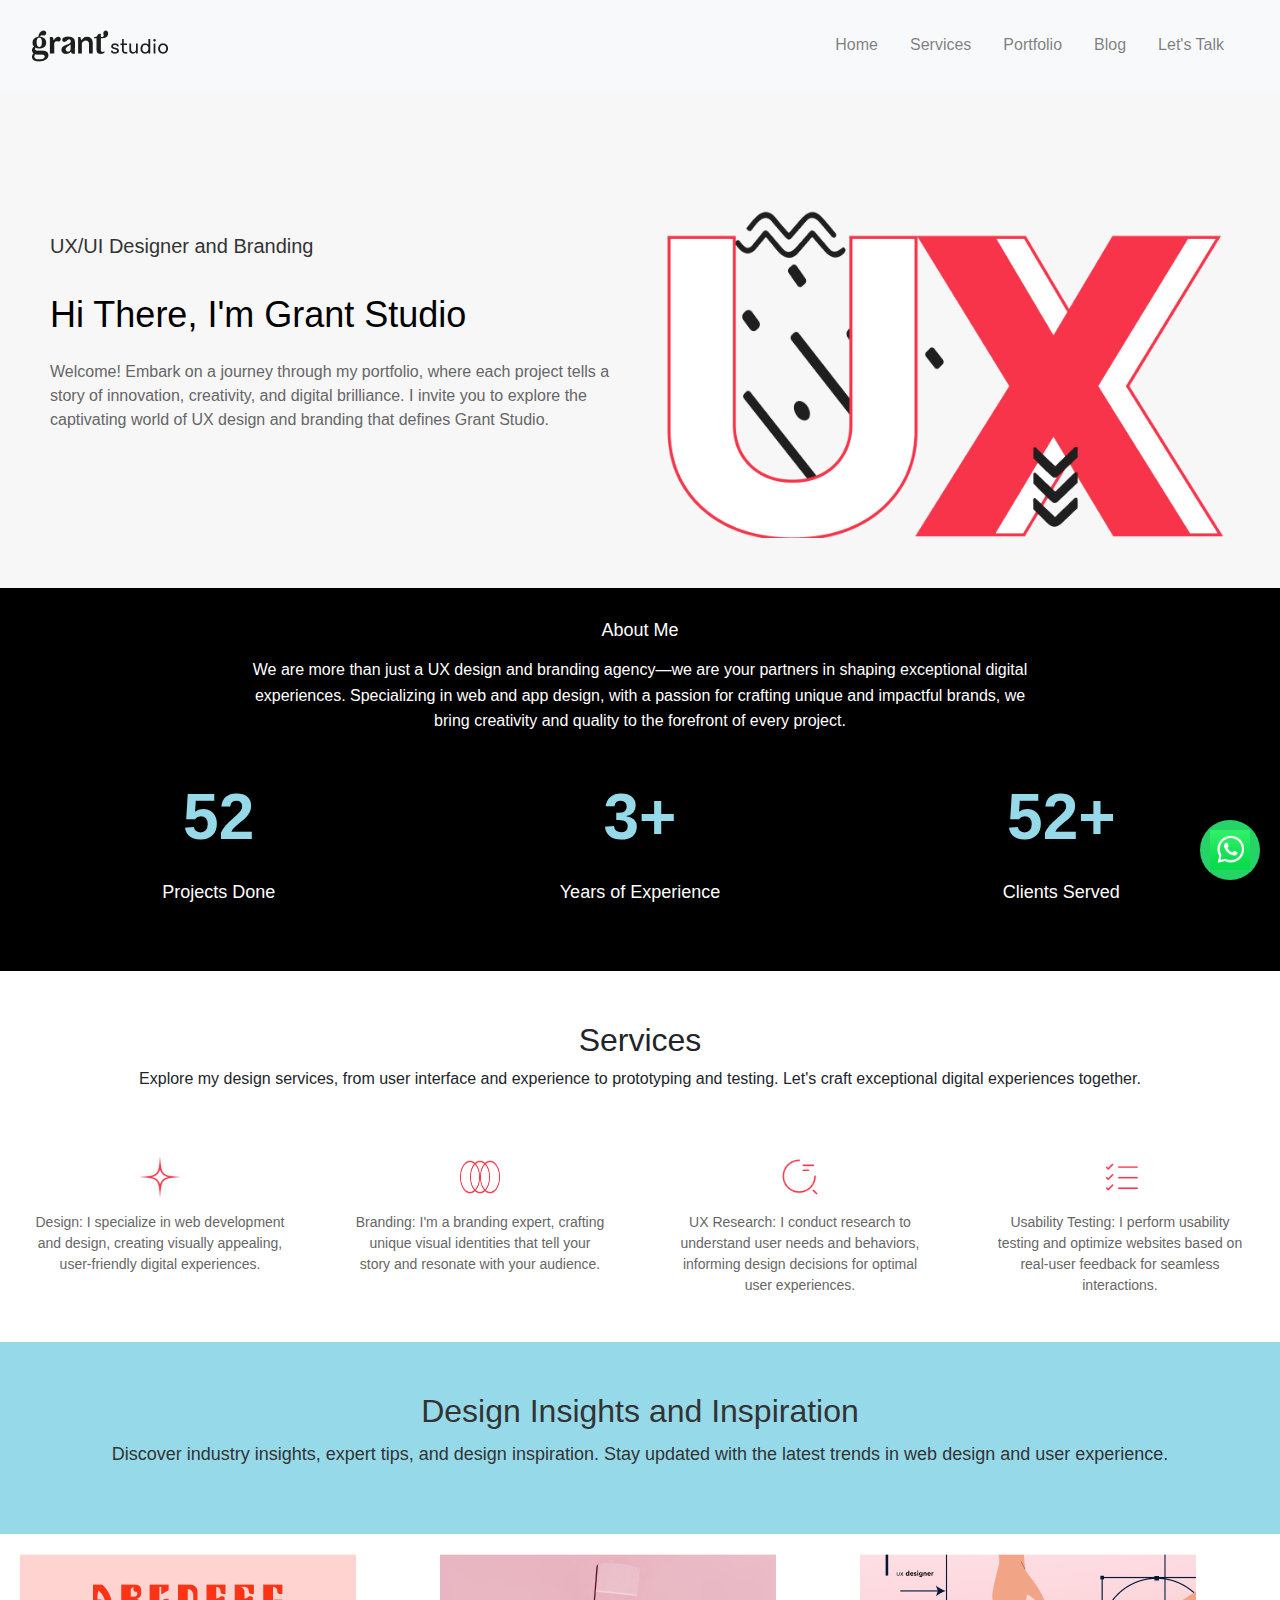
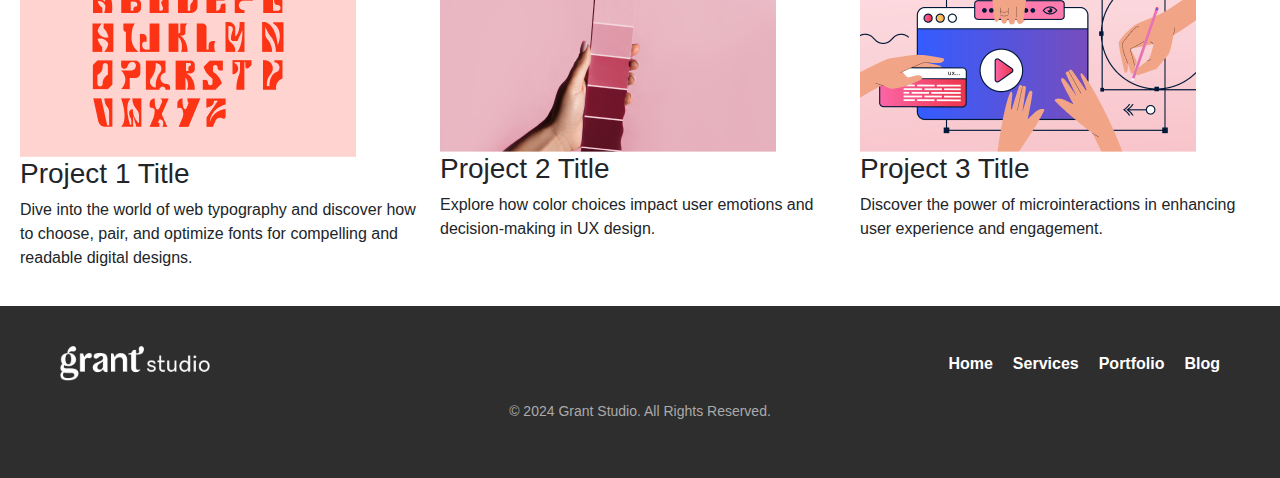
<file: index.html>
<!DOCTYPE html>
<html lang="en">
<head>
    <meta charset="UTF-8">
    <meta name="viewport" content="width=device-width, initial-scale=1.0">
    <meta name="keywords" content="UX/UI Design, Web Design, Branding, Digital Design, User Experience">
    <title>Grant studio </title>
 
  <!-- link de mi css --> 
  <link rel="stylesheet" href="css/style.css">

  <!-- Link de Bootstrap CSS -->
  <link href="https://stackpath.bootstrapcdn.com/bootstrap/4.5.2/css/bootstrap.min.css" rel="stylesheet">
  
  <!-- link de mi tipografia-->
  <link rel="preconnect" href="https://fonts.googleapis.com">
  <link rel="preconnect" href="https://fonts.gstatic.com" crossorigin>
  <link href="https://fonts.googleapis.com/css2?family=Montserrat:ital,wght@0,100..900;1,100..900&display=swap" rel="stylesheet">

</head>
<body>
    <header class="bg-light">
        <nav class="navbar navbar-expand-lg navbar-light">
            <!-- Logo de la empresa -->
            <a class="navbar-brand" href="./index.html">
                <img src="./assets/Logo Grant.png" alt="Logo de la Empresa" style="max-height: 50px;">
            </a>
            <!-- Botón de menú hamburguesa -->
            <button class="navbar-toggler" type="button" data-toggle="collapse" data-target="#navbarNav" aria-controls="navbarNav" aria-expanded="false" aria-label="Toggle navigation">
                <span class="navbar-toggler-icon"></span>
            </button>
            <!-- Lista del menú -->
            <div class="collapse navbar-collapse" id="navbarNav">
                <ul class="navbar-nav ml-auto">
                    <li class="nav-item">
                        <a class="nav-link" href="./index.html">Home</a>
                    </li>
                    <li class="nav-item">
                        <a class="nav-link" href="./Pages/services.html">Services</a>
                    </li>
                    <li class="nav-item">
                        <a class="nav-link" href="./Pages/portfolio.html">Portfolio</a>
                    </li>
                    <li class="nav-item">
                        <a class="nav-link" href="./Pages/blog.html">Blog</a>
                    </li>
                    <li class="nav-item">
                        <a class="nav-link" href="./Pages/">Let's Talk</a>
                    </li>
                </ul>
            </div>
        </nav>
    </header>
    
   <!-- Etiqueta para el contenido principal-->
<main>
   <!-- Sección de introducción -->
   <section id="intro">
    <!-- Textos de título -->
    <div class="UX-UI-text">
        <p class="small-text">UX/UI Designer and Branding</p>
        <!-- Título principal -->
        <h1>Hi There, I'm Grant Studio</h1>
        <p>Welcome! Embark on a journey through my portfolio, where each project tells a story of innovation, creativity, and digital brilliance. I invite you to explore the captivating world of UX design and branding that defines Grant Studio.</p>
    </div>
    <!-- Imagen al lado del texto -->
    <div class="Logo-grande">
        <img src="./assets/Logo grande de UX.png" alt="Imagen de UX">
    </div>
</section>

   
   <!-- Nueva sección About Me -->
   <div class="about-me">        
    <!-- Título pequeño -->
    <h2>About Me</h2>
    
    <!-- Descripción de la empresa -->
    <p>We are more than just a UX design and branding agency—we are your partners in shaping exceptional digital experiences. Specializing in web and app design, with a passion for crafting unique and impactful brands, we bring creativity and quality to the forefront of every project.</p>

    <!-- Contenedores de estadísticas -->
    <div class="about-me-stats">
        <div class="stat">
            <p class="number">52</p>
            <p class="label">Projects Done</p>
        </div>
        <div class="stat">
            <p class="number">3+</p>
            <p class="label">Years of Experience</p>
        </div>
        <div class="stat">
            <p class="number">52+</p>
            <p class="label">Clients Served</p>
        </div>
    </div>
</div>
 
    <!-- Sección de Services -->
    <section id="services">
       
        <div class="services-tittle">
        <h2>Services</h2>
        <p>Explore my design services, from user interface and experience to prototyping and testing. Let's craft exceptional digital experiences together.</p>
        </div>


        <div class="services-container">
            <div class="service">
                <img src="./assets/Icono Design.png" alt="Icono Design">
                <p>Design: I specialize in web development and design, creating visually appealing, user-friendly digital experiences.</p>
            </div>
            <div class="service">
                <img src="./assets/Icono Branding.png" alt="Icono Branding">
                <p>Branding: I'm a branding expert, crafting unique visual identities that tell your story and resonate with your audience.</p>
            </div>
            <div class="service">
                <img src="./assets/search-status.png" alt="Icono UX Research">
                <p>UX Research: I conduct research to understand user needs and behaviors, informing design decisions for optimal user experiences.</p>
            </div>
            <div class="service">
                <img src="./assets/Icono Testing.png" alt="Icono Usability Testing">
                <p>Usability Testing: I perform usability testing and optimize websites based on real-user feedback for seamless interactions.</p>
            </div>
        </div>
    </section>

    <!-- Sección de My Portfolio -->
    <section id="portfolio">
        <!-- Titulo MY portfolio -->

        <div class="Design-insights">
            <h2>Design Insights and Inspiration</h2>
            <p>Discover industry insights, expert tips, and design inspiration. Stay updated with the latest trends in web design and user experience.</p>
        </div>
        

        <div class="portfolio-container">
           <!-- Proyecto numero 1-->
            <div class="project-card">
                <img src="./assets/Image 1.png" alt="Proyecto 1">
                <h3>Project 1 Title</h3>
                <p>Dive into the world of web typography and discover how to choose, pair, and optimize fonts for compelling and readable digital designs.</p>
            </div>
            
            <!-- Proyecto numero 2-->
            <div class="project-card">
                <img src="./assets/Image 2.png" alt="Proyecto 2">
                <h3>Project 2 Title</h3>
                <p>Explore how color choices impact user emotions and decision-making in UX design.</p>
            </div>
            
            <!-- Proyecto numero 3-->
            <div class="project-card">
                <img src="./assets/Image 3.png" alt="Proyecto 3">
                <h3>Project 3 Title</h3>
                <p>Discover the power of microinteractions in enhancing user experience and engagement.</p>
            </div>
        </div>
    </section>

</main>

<!-- Footer -->
<footer>
    <div class="footer-content">
        <div class="footer-logo">
            <a href="./index.html">
                <img src="./assets/Logo footer.png" alt="Logo de la Empresa">
            </a>
        </div>
        <nav class="footer-nav">
            <!-- Lista menu footer-->
            <ul>
                <li><a href="./index.html">Home</a></li>
                <li><a href="./Pages/services.html">Services</a></li>
                <li><a href="./Pages/portfolio.html">Portfolio</a></li>
                <li><a href="./Pages/blog.html">Blog</a></li>
            </ul>
        </nav>

    </div>
    <div class="footer-bottom">
        <p>&copy; 2024 Grant Studio. All Rights Reserved.</p>
    </div>
</footer>


 <!-- Botón de WhatsApp -->
 <button class="whatsapp-button">
    <a href="https://wa.me/1234567890" target="_blank">
        <img src="./assets/whatsapp-icon-png.png" alt="WhatsApp">
    </a>
</button>

<!-- Link de jQuery y Bootstrap JS -->
<script src="https://code.jquery.com/jquery-3.5.1.min.js"></script>
<script src="https://cdn.jsdelivr.net/npm/@popperjs/core@2.9.2/dist/umd/popper.min.js"></script>
<script src="https://stackpath.bootstrapcdn.com/bootstrap/4.5.2/js/bootstrap.min.js"></script>

</body>

</html>
</file>
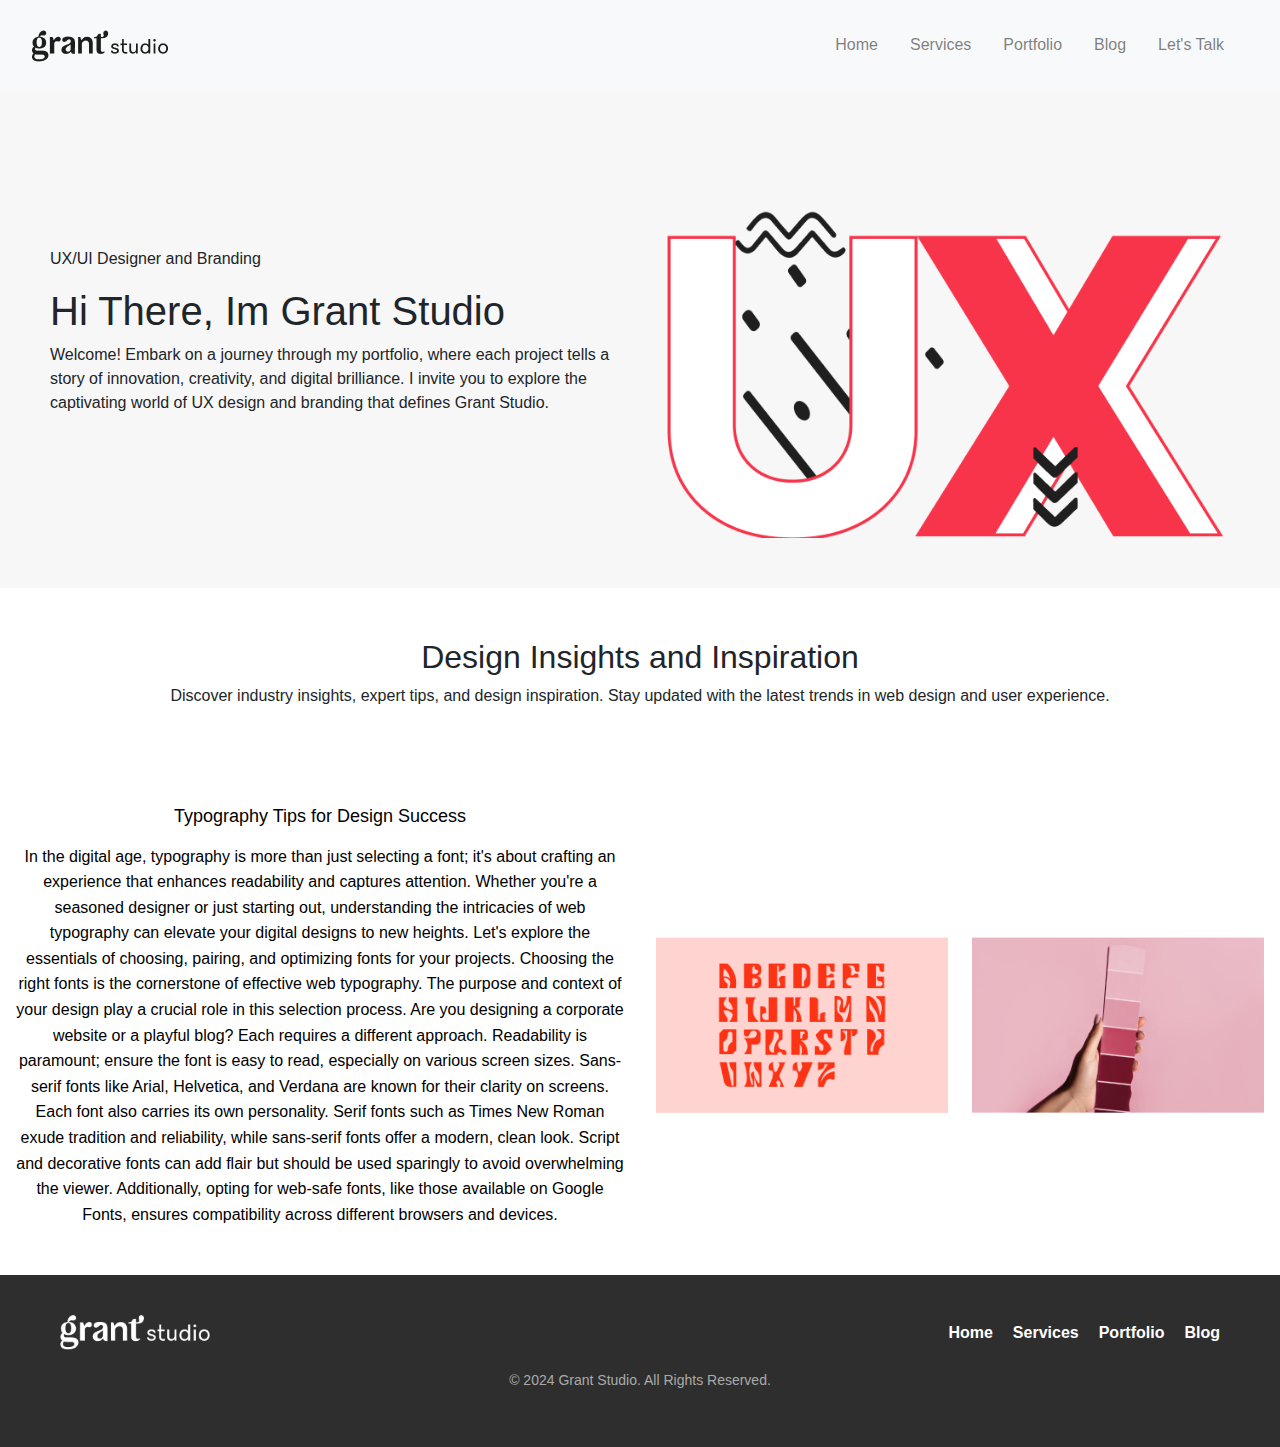
<file: Pages/blog.html>
<!DOCTYPE html>
<html lang="en">
<head>
    <meta charset="UTF-8">
    <meta name="viewport" content="width=device-width, initial-scale=1.0">
    <title>Blog</title>

  <!-- link de mi css -->
  <link rel="stylesheet" href="../css/style.css">
 
  <!-- Link de Bootstrap CSS -->
  <link href="https://stackpath.bootstrapcdn.com/bootstrap/4.5.2/css/bootstrap.min.css" rel="stylesheet">
 

  <!-- link de mi tipografia-->
  <link rel="preconnect" href="https://fonts.googleapis.com">
  <link rel="preconnect" href="https://fonts.gstatic.com" crossorigin>
  <link href="https://fonts.googleapis.com/css2?family=Montserrat:ital,wght@0,100..900;1,100..900&display=swap" rel="stylesheet">
    
</head>
<body>

    <header class="bg-light">
        <nav class="navbar navbar-expand-lg navbar-light">
            <!-- Logo de la empresa -->
            <a class="navbar-brand" href="../index.html">
                <img src="../assets/Logo Grant.png" alt="Logo de la Empresa" style="max-height: 50px;">
            </a>
            <!-- Botón de menú hamburguesa -->
            <button class="navbar-toggler" type="button" data-toggle="collapse" data-target="#navbarNav" aria-controls="navbarNav" aria-expanded="false" aria-label="Toggle navigation">
                <span class="navbar-toggler-icon"></span>
            </button>
            <!-- Lista del menú -->
            <div class="collapse navbar-collapse" id="navbarNav">
                <ul class="navbar-nav ml-auto">
                    <li class="nav-item">
                        <a class="nav-link" href="../index.htm">Home</a>
                    </li>
                    <li class="nav-item">
                        <a class="nav-link" href="Services.html">Services</a>
                    </li>
                    <li class="nav-item">
                        <a class="nav-link" href="Portfolio.html">Portfolio</a>
                    </li>
                    <li class="nav-item">
                        <a class="nav-link" href="Blog.html">Blog</a>
                    </li>
                    <li class="nav-item">
                        <a class="nav-link" href="Contact.html">Let's Talk</a>
                    </li>
                </ul>
            </div>
        </nav>
    </header>
    
</body>

<main>
     <!-- Etiqueta para el contenido principal-->
     <main>
        <!-- titulos -->
        <section id="intro">
            
            <!-- Textos de titulo-->
            <div class="UX UI text">
                <p class="small-text">UX/UI Designer and Branding</p>
                
                <!-- Titulo principal-->
                <h1>Hi There, Im Grant Studio</h1>
                <p>Welcome! Embark on a journey through my portfolio, where each project tells a story of innovation, creativity, and digital brilliance. I invite you to explore the captivating world of UX design and branding that defines Grant Studio.</p> 
            </div>
    
            <!--Imagen al lado del texto-->
            <div class="Logo-grande">
                <img src="../assets/Logo grande de UX.png" alt="Imagen de UX">
            </div>
        </section>

   <!-- Nueva sección About Me -->
<section id="design-insights" class="design-insights">
    <div class="text-content">
        <!-- Titulo pequeño-->
        <h2>Design Insights and Inspiration</h2>
        
        <!-- Descripción -->
        <p>Discover industry insights, expert tips, and design inspiration. Stay updated with the latest trends in web design and user experience.</p>
    </div>
    
</section>

<section class="blog-post grid-layout">
    <div class="text-content">
        <h2>Typography Tips for Design Success</h2>
        <p>In the digital age, typography is more than just selecting a font; it's about crafting an experience that enhances readability and captures attention. Whether you're a seasoned designer or just starting out, understanding the intricacies of web typography can elevate your digital designs to new heights. Let's explore the essentials of choosing, pairing, and optimizing fonts for your projects.
        Choosing the right fonts is the cornerstone of effective web typography. The purpose and context of your design play a crucial role in this selection process. Are you designing a corporate website or a playful blog? Each requires a different approach. Readability is paramount; ensure the font is easy to read, especially on various screen sizes. Sans-serif fonts like Arial, Helvetica, and Verdana are known for their clarity on screens. Each font also carries its own personality. Serif fonts such as Times New Roman exude tradition and reliability, while sans-serif fonts offer a modern, clean look. Script and decorative fonts can add flair but should be used sparingly to avoid overwhelming the viewer. Additionally, opting for web-safe fonts, like those available on Google Fonts, ensures compatibility across different browsers and devices.</p>
    </div>
    <div class="image-content">
        <img src="../assets/Image 1.png" alt="Imagen de proyecto 1">
        <img src="../assets/Image 2.png" alt="Imagen de proyecto 2">
    </div>
</section>

    
    </div>
</main>

<!-- Footer -->
<footer>
    <div class="footer-content">
        <div class="footer-logo">
            <a href="../index.html">
                <img src="../assets/Logo footer.png" alt="Logo de la Empresa">
            </a>
        </div>
        <nav class="footer-nav">
            <!-- Lista menu footer-->
            <ul>
                <li><a href="../index.html">Home</a></li>
                <li><a href="../Pages/services.html">Services</a></li>
                <li><a href="../Pages/portfolio.html">Portfolio</a></li>
                <li><a href="../Pages/blog.html">Blog</a></li>
            </ul>
        </nav>

    </div>
    <div class="footer-bottom">
        <p>&copy; 2024 Grant Studio. All Rights Reserved.</p>
    </div>
</footer>

<!-- Link de jQuery y Bootstrap JS -->
<script src="https://code.jquery.com/jquery-3.5.1.min.js"></script>
<script src="https://cdn.jsdelivr.net/npm/@popperjs/core@2.9.2/dist/umd/popper.min.js"></script>
<script src="https://stackpath.bootstrapcdn.com/bootstrap/4.5.2/js/bootstrap.min.js"></script>

<body>

</html>
</file>
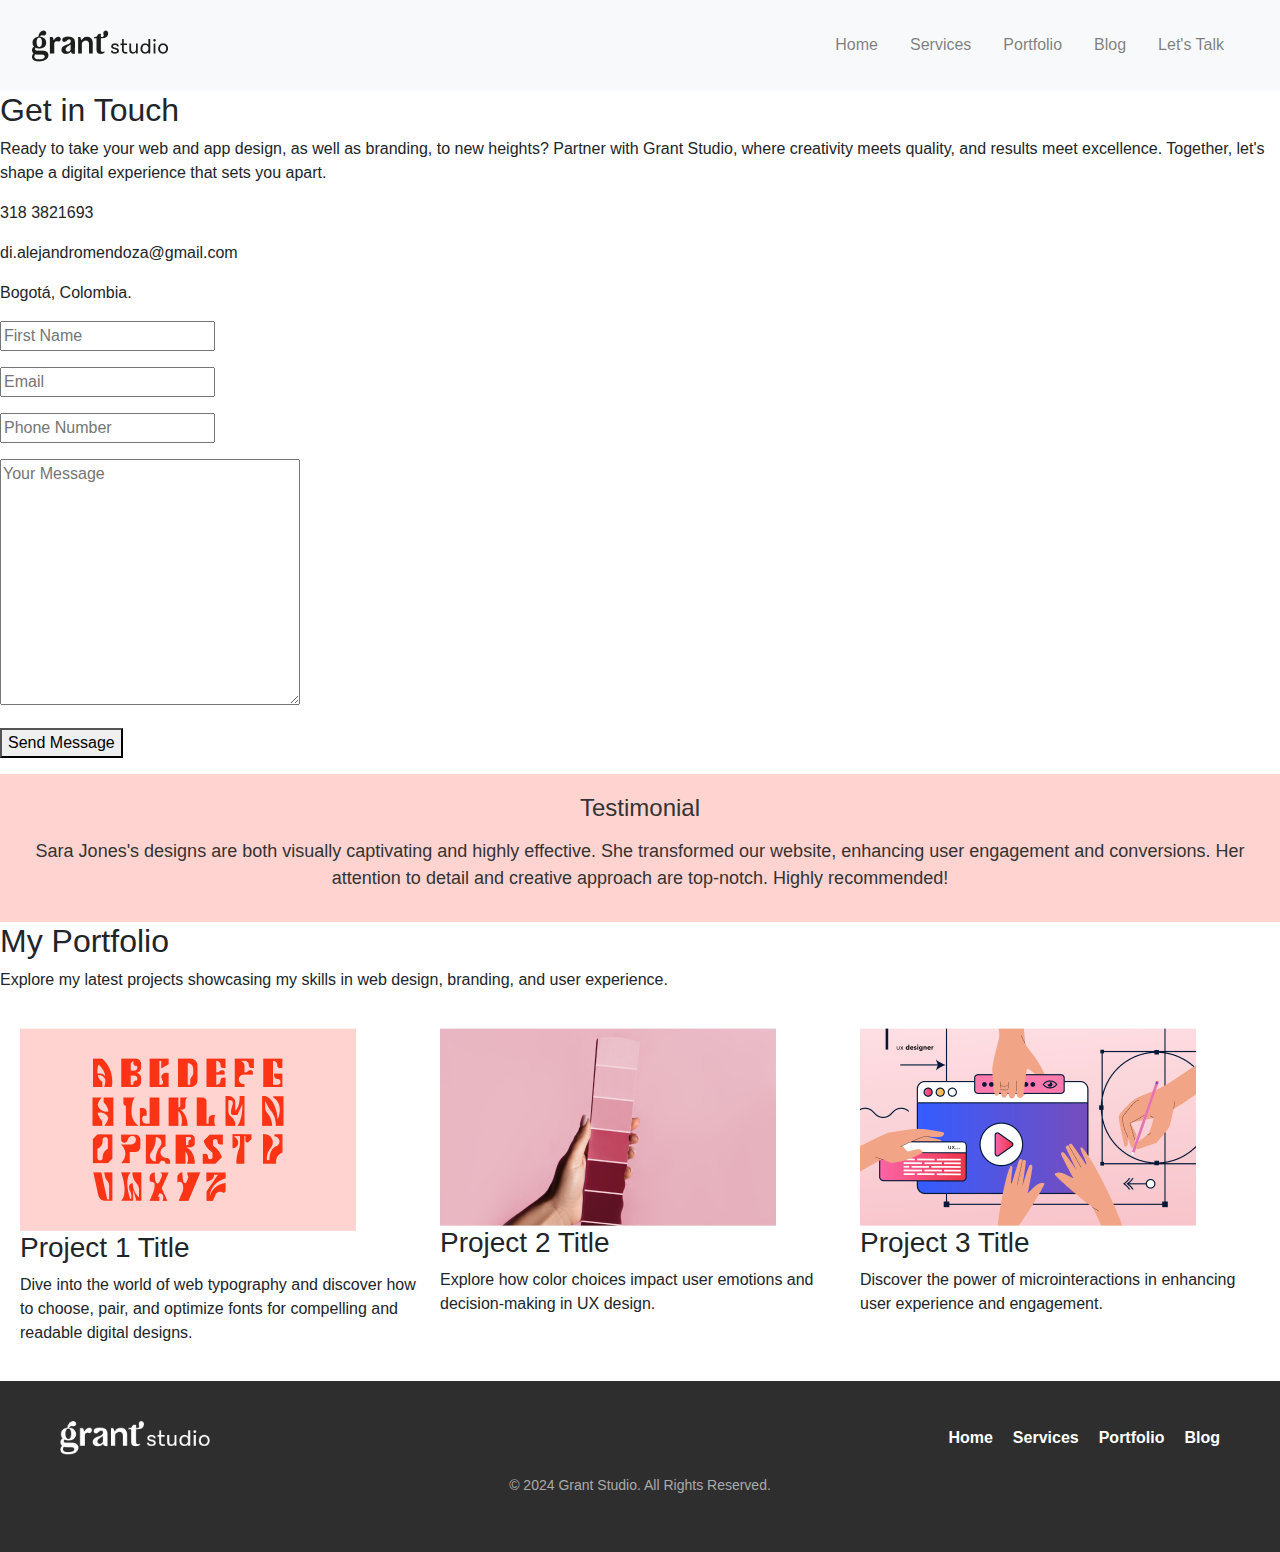
<file: Pages/contact.html>
<!DOCTYPE html>
<html lang="en">
<head>
    <meta charset="UTF-8">
    <meta name="viewport" content="width=device-width, initial-scale=1.0">
    <title>Contact</title>

    <!-- Link de CSS -->
    <link rel="stylesheet" href="../css/style.css">
    
    <!-- Link de Bootstrap CSS -->
    <link href="https://stackpath.bootstrapcdn.com/bootstrap/4.5.2/css/bootstrap.min.css" rel="stylesheet">
    
    <!-- Link de tipografía -->
    <link rel="preconnect" href="https://fonts.googleapis.com">
    <link rel="preconnect" href="https://fonts.gstatic.com" crossorigin>
    <link href="https://fonts.googleapis.com/css2?family=Montserrat:wght@100..900&display=swap" rel="stylesheet">

</head>
<body>
    <header class="bg-light">
        <nav class="navbar navbar-expand-lg navbar-light">
            <!-- Logo de la empresa -->
            <a class="navbar-brand" href="../index.html">
                <img src="../assets/Logo Grant.png" alt="Logo de la Empresa" style="max-height: 50px;">
            </a>
            <!-- Botón de menú hamburguesa -->
            <button class="navbar-toggler" type="button" data-toggle="collapse" data-target="#navbarNav" aria-controls="navbarNav" aria-expanded="false" aria-label="Toggle navigation">
                <span class="navbar-toggler-icon"></span>
            </button>
            <!-- Lista del menú -->
            <div class="collapse navbar-collapse" id="navbarNav">
                <ul class="navbar-nav ml-auto">
                    <li class="nav-item">
                        <a class="nav-link" href="../index.html">Home</a>
                    </li>
                    <li class="nav-item">
                        <a class="nav-link" href="Services.html">Services</a>
                    </li>
                    <li class="nav-item">
                        <a class="nav-link" href="Portfolio.html">Portfolio</a>
                    </li>
                    <li class="nav-item">
                        <a class="nav-link" href="Blog.html">Blog</a>
                    </li>
                    <li class="nav-item">
                        <a class="nav-link" href="Contact.html">Let's Talk</a>
                    </li>
                </ul>
            </div>
        </nav>
    </header>

    <main>
        <!-- Sección "Get in Touch" -->
        <div class="get-in-touch">
            <div>
                <h2>Get in Touch</h2>
                <p>Ready to take your web and app design, as well as branding, to new heights? Partner with Grant Studio, where creativity meets quality, and results meet excellence. Together, let's shape a digital experience that sets you apart.</p> 
                <p>318 3821693</p>
                <p>di.alejandromendoza@gmail.com</p>
                <p>Bogotá, Colombia.</p>
            </div>

            <!-- Formulario "Get in Touch" -->
            <form class="form-group">
                <fieldset>
                    <div class="form-group">
                        <label for="firstName" hidden>First Name</label>
                        <input type="text" id="firstName" placeholder="First Name" required>
                    </div>
                    <div class="form-group">
                        <label for="email" hidden>Email</label>
                        <input type="email" id="email" placeholder="Email" required>
                    </div>
                    <div class="form-group">
                        <label for="phone" hidden>Phone Number</label>
                        <input type="tel" id="phone" placeholder="Phone Number" required>
                    </div>
                    <div class="form-group">
                        <label for="message" hidden>Your Message</label>
                        <textarea id="message" cols="30" rows="10" placeholder="Your Message" required></textarea>
                    </div>
                    <button type="submit">Send Message</button>
                </fieldset>
            </form>
        </div>

        
        <!-- Nueva sección "Testimonial" -->
        <div class="testimonial">
            <h2>Testimonial</h2>
            <p>Sara Jones's designs are both visually captivating and highly effective. She transformed our website, enhancing user engagement and conversions. Her attention to detail and creative approach are top-notch. Highly recommended!</p>
        </div>

        <!-- Sección de "My Portfolio" -->
        <section id="portfolio">
            <h2>My Portfolio</h2>
            <p>Explore my latest projects showcasing my skills in web design, branding, and user experience.</p>
            <div class="portfolio-container">
                <div class="project-card">
                    <img src="../assets/Image 1.png" alt="Proyecto 1">
                    <h3>Project 1 Title</h3>
                    <p>Dive into the world of web typography and discover how to choose, pair, and optimize fonts for compelling and readable digital designs.</p>
                </div>
                <div class="project-card">
                    <img src="../assets/Image 2.png" alt="Proyecto 2">
                    <h3>Project 2 Title</h3>
                    <p>Explore how color choices impact user emotions and decision-making in UX design.</p>
                </div>
                <div class="project-card">
                    <img src="../assets/Image 3.png" alt="Proyecto 3">
                    <h3>Project 3 Title</h3>
                    <p>Discover the power of microinteractions in enhancing user experience and engagement.</p>
                </div>
            </div>
        </section>
    </main>

    <!-- Footer -->
    <footer>
        <div class="footer-content">
            <div class="footer-logo">
                <a href="../index.html">
                    <img src="../assets/Logo footer.png" alt="Logo de la Empresa">
                </a>
            </div>
            <nav class="footer-nav">
                <ul>
                    <li><a href="../index.html">Home</a></li>
                    <li><a href="../Pages/services.html">Services</a></li>
                    <li><a href="../Pages/portfolio.html">Portfolio</a></li>
                    <li><a href="../Pages/blog.html">Blog</a></li>
                </ul>
            </nav>
        </div>
        <div class="footer-bottom">
            <p>&copy; 2024 Grant Studio. All Rights Reserved.</p>
        </div>
    </footer>

    <!-- Link de jQuery y Bootstrap JS -->
    <script src="https://code.jquery.com/jquery-3.5.1.min.js"></script>
    <script src="https://cdn.jsdelivr.net/npm/@popperjs/core@2.9.2/dist/umd/popper.min.js"></script>
    <script src="https://stackpath.bootstrapcdn.com/bootstrap/4.5.2/js/bootstrap.min.js"></script>

</body>
</html>
</file>
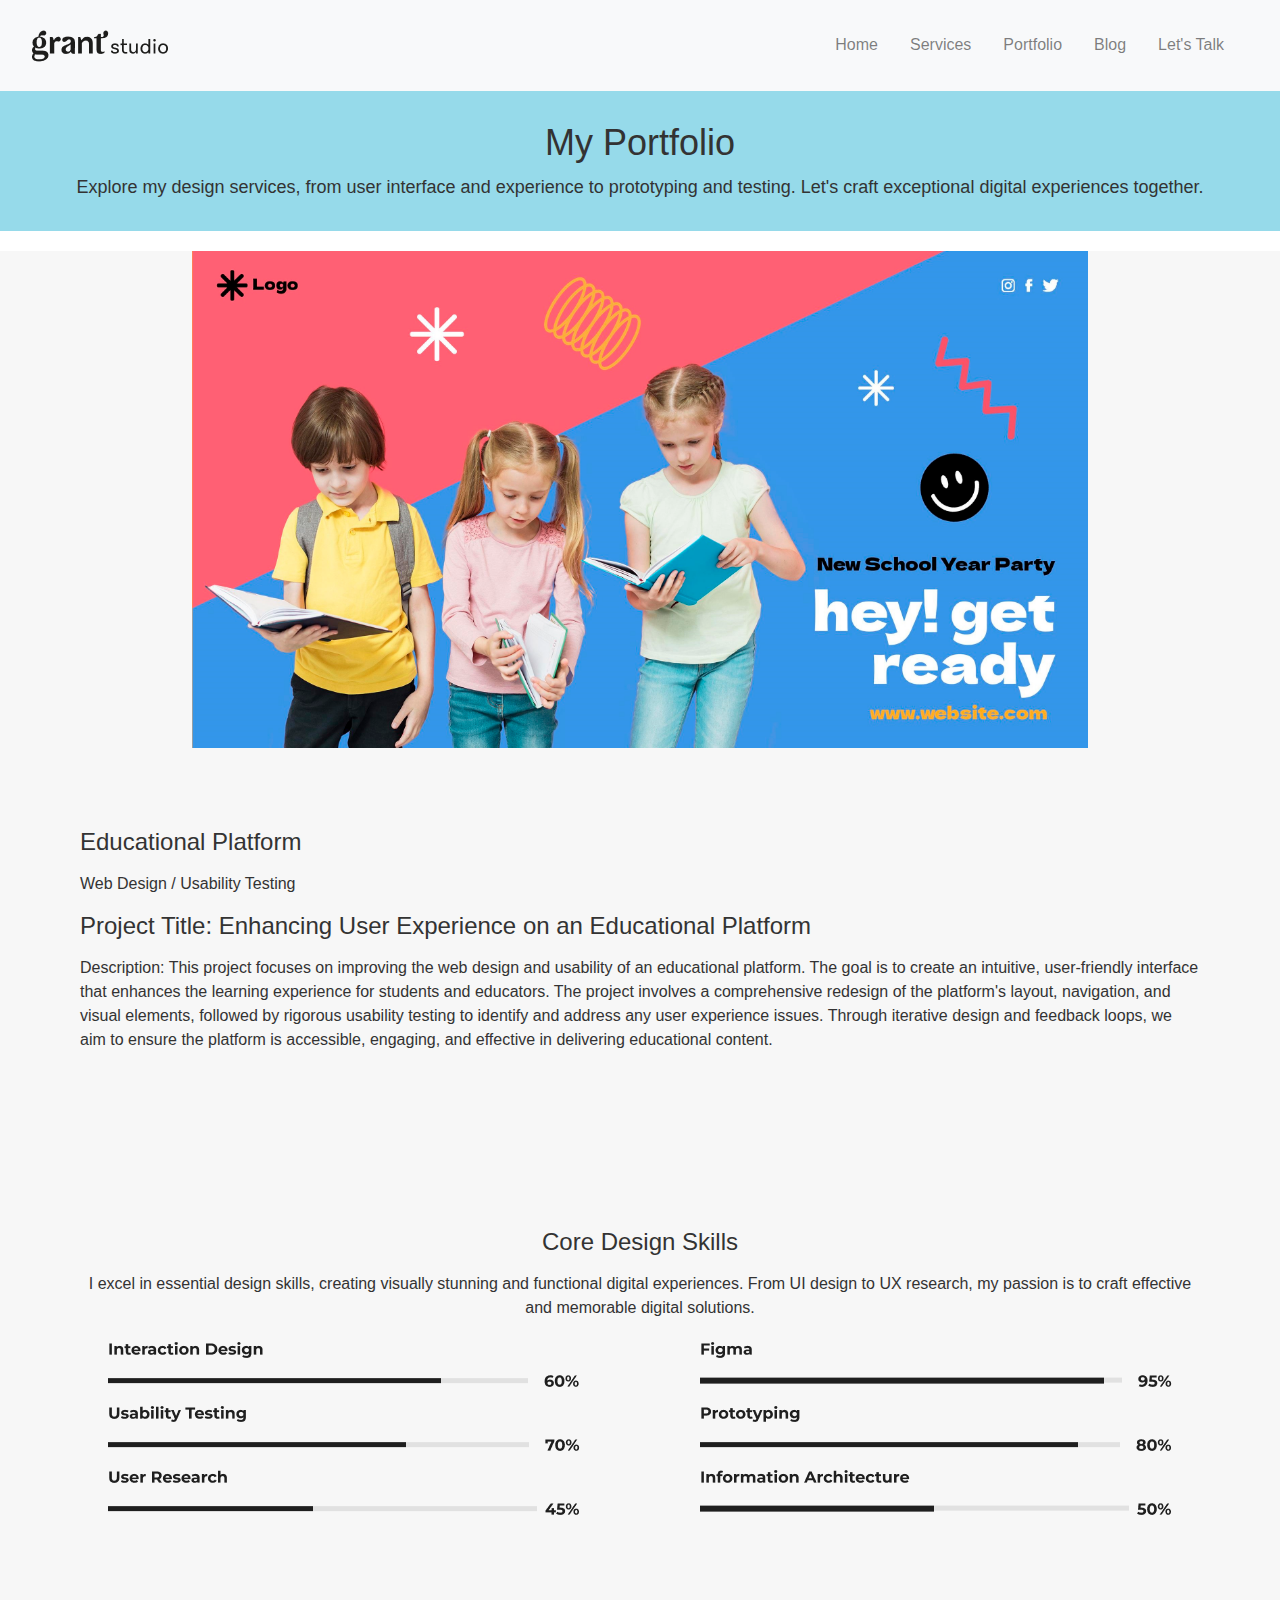
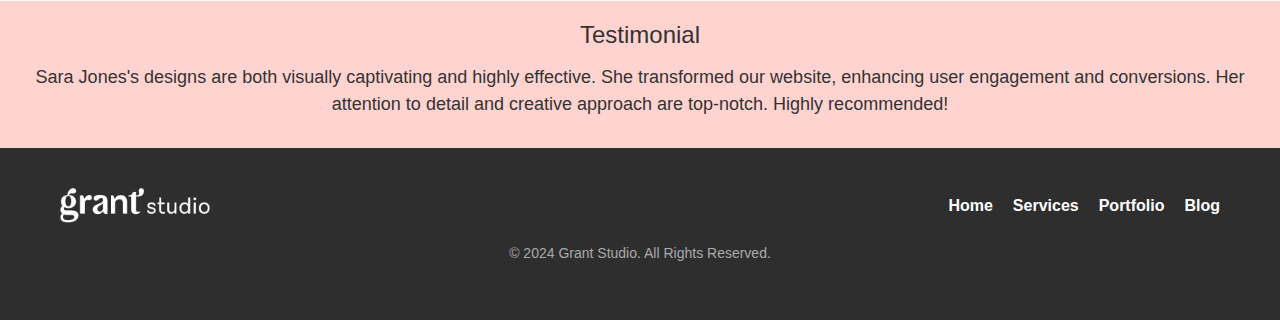
<file: Pages/portfolio.html>
<!DOCTYPE html>
<html lang="en">
<head>
    <meta charset="UTF-8">
    <meta name="viewport" content="width=device-width, initial-scale=1.0">
    <title>portfolio</title>
  
  <!-- link de mi css -->
  <link rel="stylesheet" href="../css/style.css">

  <!-- Link de Bootstrap CSS -->
  <link href="https://stackpath.bootstrapcdn.com/bootstrap/4.5.2/css/bootstrap.min.css" rel="stylesheet">
  

  <!-- link de mi tipografia-->
  <link rel="preconnect" href="https://fonts.googleapis.com">
  <link rel="preconnect" href="https://fonts.gstatic.com" crossorigin>
  <link href="https://fonts.googleapis.com/css2?family=Montserrat:ital,wght@0,100..900;1,100..900&display=swap" rel="stylesheet">

</head>

<body>
    <header class="bg-light">
        <nav class="navbar navbar-expand-lg navbar-light">
            <!-- Logo de la empresa -->
            <a class="navbar-brand" href="../index.html">
                <img src="../assets/Logo Grant.png" alt="Logo de la Empresa" style="max-height: 50px;">
            </a>
            <!-- Botón de menú hamburguesa -->
            <button class="navbar-toggler" type="button" data-toggle="collapse" data-target="#navbarNav" aria-controls="navbarNav" aria-expanded="false" aria-label="Toggle navigation">
                <span class="navbar-toggler-icon"></span>
            </button>
            <!-- Lista del menú -->
            <div class="collapse navbar-collapse" id="navbarNav">
                <ul class="navbar-nav ml-auto">
                    <li class="nav-item">
                        <a class="nav-link" href="../index.htm">Home</a>
                    </li>
                    <li class="nav-item">
                        <a class="nav-link" href="Services.html">Services</a>
                    </li>
                    <li class="nav-item">
                        <a class="nav-link" href="Portfolio.html">Portfolio</a>
                    </li>
                    <li class="nav-item">
                        <a class="nav-link" href="Blog.html">Blog</a>
                    </li>
                    <li class="nav-item">
                        <a class="nav-link" href="Contact.html">Let's Talk</a>
                    </li>
                </ul>
            </div>
        </nav>
    </header>
    
    <main> 
        <!-- Textos de portfolio-->
        <div class="My-portfolio">
            <h2>My Portfolio</h2>
            <p>Explore my design services, from user interface and experience to prototyping and testing. Let's craft exceptional digital experiences together.</p>   
        </div>

        <div class="educational-img">
            <img src="../assets/Educational.jpg" alt="Educational Image">
        </div>

        <!--Descripcion del proyecto-->
        <div class="description">
            <h2>Educational Platform</h2>
            <p>Web Design / Usability Testing</p>
            <h2>Project Title: Enhancing User Experience on an Educational Platform</h2>  
            <p>Description: This project focuses on improving the web design and usability of an educational platform. The goal is to create an intuitive, user-friendly interface that enhances the learning experience for students and educators. The project involves a comprehensive redesign of the platform's layout, navigation, and visual elements, followed by rigorous usability testing to identify and address any user experience issues. Through iterative design and feedback loops, we aim to ensure the platform is accessible, engaging, and effective in delivering educational content.</p>
        </div>

         <!--Descripcion del proyecto-->
         <div class="core">
            <h2>Core Design Skills</h2>
            <p>I excel in essential design skills, creating visually stunning and functional digital experiences. From UI design to UX research, my passion is to craft effective and memorable digital solutions.</p>
            <img src="../assets/Skills Container.png" alt="Skill-container">
        </div>

        <div class="testimonial">
            <!-- Titulo pequeño-->
            <h2>Testimonial</h2>
            
            <!--Comentario -->
            <p>Sara Jones's designs are both visually captivating and highly effective. She transformed our website, enhancing user engagement and conversions. Her attention to detail and creative approach are top-notch. Highly recommended!</p>
        </div>
    
    </main>
    <!-- Footer -->
<footer>
    <div class="footer-content">
        <div class="footer-logo">
            <a href="../index.html">
                <img src="../assets/Logo footer.png" alt="Logo de la Empresa">
            </a>
        </div>
        <nav class="footer-nav">
            <!-- Lista menu footer-->
            <ul>
                <li><a href="../index.html">Home</a></li>
                <li><a href="../Pages/services.html">Services</a></li>
                <li><a href="../Pages/portfolio.html">Portfolio</a></li>
                <li><a href="../Pages/blog.html">Blog</a></li>
            </ul>
        </nav>

    </div>
    <div class="footer-bottom">
        <p>&copy; 2024 Grant Studio. All Rights Reserved.</p>
    </div>
</footer>

    <!-- Link de jQuery y Bootstrap JS -->
<script src="https://code.jquery.com/jquery-3.5.1.min.js"></script>
<script src="https://cdn.jsdelivr.net/npm/@popperjs/core@2.9.2/dist/umd/popper.min.js"></script>
<script src="https://stackpath.bootstrapcdn.com/bootstrap/4.5.2/js/bootstrap.min.js"></script>

</body>
</html>
</file>
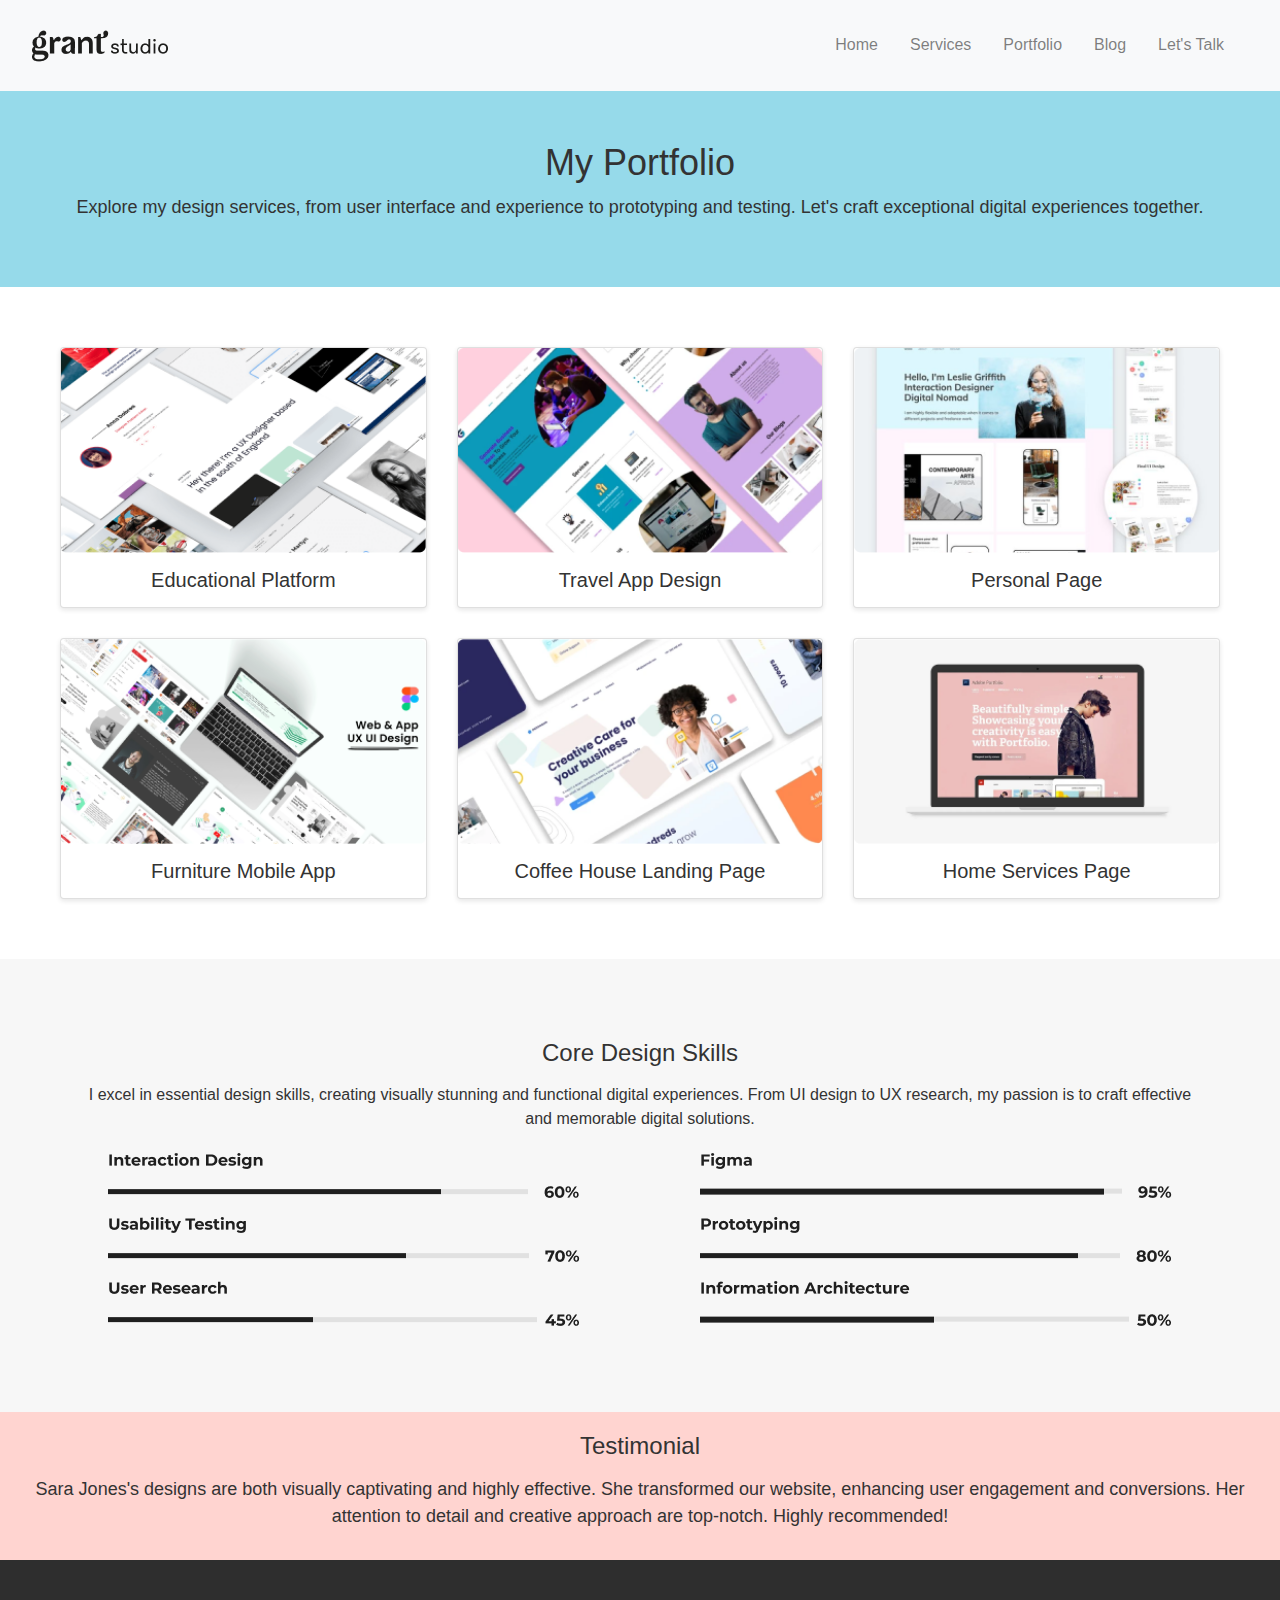
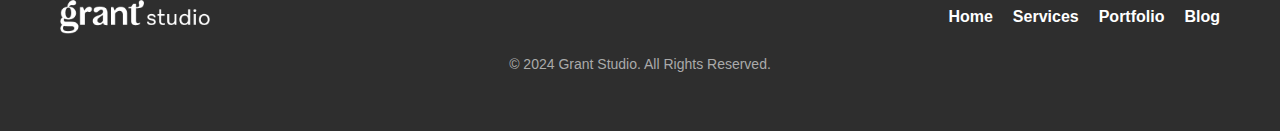
<file: Pages/services.html>
<!DOCTYPE html>
<html lang="en">
<head>
    <meta charset="UTF-8">
    <meta name="viewport" content="width=device-width, initial-scale=1.0">
    <title>Services</title>

  <!-- link de mi css -->
  <link rel="stylesheet" href="../css/style.css">

  <!-- Link de Bootstrap CSS -->
  <link href="https://stackpath.bootstrapcdn.com/bootstrap/4.5.2/css/bootstrap.min.css" rel="stylesheet">
 
  <!-- link de mi tipografia-->
  <link rel="preconnect" href="https://fonts.googleapis.com">
  <link rel="preconnect" href="https://fonts.gstatic.com" crossorigin>
  <link href="https://fonts.googleapis.com/css2?family=Montserrat:ital,wght@0,100..900;1,100..900&display=swap" rel="stylesheet">


</head>


<body>

    <header class="bg-light">
        <nav class="navbar navbar-expand-lg navbar-light">
            <!-- Logo de la empresa -->
            <a class="navbar-brand" href="../index.html">
                <img src="../assets/Logo Grant.png" alt="Logo de la Empresa" style="max-height: 50px;">
            </a>
            <!-- Botón de menú hamburguesa -->
            <button class="navbar-toggler" type="button" data-toggle="collapse" data-target="#navbarNav" aria-controls="navbarNav" aria-expanded="false" aria-label="Toggle navigation">
                <span class="navbar-toggler-icon"></span>
            </button>
            <!-- Lista del menú -->
            <div class="collapse navbar-collapse" id="navbarNav">
                <ul class="navbar-nav ml-auto">
                    <li class="nav-item">
                        <a class="nav-link" href="../index.htm">Home</a>
                    </li>
                    <li class="nav-item">
                        <a class="nav-link" href="Services.html">Services</a>
                    </li>
                    <li class="nav-item">
                        <a class="nav-link" href="Portfolio.html">Portfolio</a>
                    </li>
                    <li class="nav-item">
                        <a class="nav-link" href="Blog.html">Blog</a>
                    </li>
                    <li class="nav-item">
                        <a class="nav-link" href="Contact.html">Let's Talk</a>
                    </li>
                </ul>
            </div>
        </nav>
    </header>
    
</body>

<main>
<!--header portafolio-->
<div class="portfolio-header">
    <h1>My Portfolio</h1>
    <p>Explore my design services, from user interface and experience to prototyping and testing. Let's craft exceptional digital experiences together.</p>
</div>

<!--Cards portafolio-->
<div class="portfolio-cards">
    <div class="card">
        <img src="../assets/Proyecto 1.png" alt="Educational Platform">
        <h3>Educational Platform</h3>
    </div>
    <div class="card">
        <img src="../assets/Proyecto 2.png" alt="Travel App Design">
        <h3>Travel App Design</h3>
    </div>
    <div class="card">
        <img src="../assets/proyecto-3.png" alt="Personal Page">
        <h3>Personal Page</h3>
    </div>
    <div class="card">
        <img src="../assets/proyecto-4.png" alt="Furniture Mobile App">
        <h3>Furniture Mobile App</h3>
    </div>
    <div class="card">
        <img src="../assets/proyecto-5.png" alt="Coffee House Landing Page">
        <h3>Coffee House Landing Page</h3>
    </div>
    <div class="card">
        <img src="../assets/proyecto-6.png" alt="Home Services Page">
        <h3>Home Services Page</h3>
    </div>
</div>

 <!--Descripcion del proyecto-->
    <div class="core">
        <h2>Core Design Skills</h2>
        <p>I excel in essential design skills, creating visually stunning and functional digital experiences. From UI design to UX research, my passion is to craft effective and memorable digital solutions.</p>
        <img src="../assets/Skills Container.png" alt="Skill-container">
     </div>

     <div class="testimonial">
        <!-- Titulo pequeño-->
        <h2>Testimonial</h2>
        
        <!--Comentario -->
        <p>Sara Jones's designs are both visually captivating and highly effective. She transformed our website, enhancing user engagement and conversions. Her attention to detail and creative approach are top-notch. Highly recommended!</p>
    </div>

</main>

<!-- Footer -->
<footer>
    <div class="footer-content">
        <div class="footer-logo">
            <a href="../index.html">
                <img src="../assets/Logo footer.png" alt="Logo de la Empresa">
            </a>
        </div>
        <nav class="footer-nav">
            <!-- Lista menu footer-->
            <ul>
                <li><a href="../index.html">Home</a></li>
                <li><a href="../Pages/services.html">Services</a></li>
                <li><a href="../Pages/portfolio.html">Portfolio</a></li>
                <li><a href="../Pages/blog.html">Blog</a></li>
            </ul>
        </nav>

    </div>
    <div class="footer-bottom">
        <p>&copy; 2024 Grant Studio. All Rights Reserved.</p>
    </div>
</footer>


<!-- Link de jQuery y Bootstrap JS -->
<script src="https://code.jquery.com/jquery-3.5.1.min.js"></script>
<script src="https://cdn.jsdelivr.net/npm/@popperjs/core@2.9.2/dist/umd/popper.min.js"></script>
<script src="https://stackpath.bootstrapcdn.com/bootstrap/4.5.2/js/bootstrap.min.js"></script>

</body>
</html>
</file>
<file: css/style.css>
@charset "UTF-8";
/* _responsive.scss */
/* Media Queries Generales */
@media (max-width: 992px) {
  #intro {
    grid-template-columns: 1fr;
    text-align: center;
  }
}
@media (max-width: 768px) {
  header {
    flex-direction: column;
    align-items: flex-start;
  }
  nav ul {
    flex-direction: column;
    align-items: flex-start;
  }
  nav ul li {
    margin: 10px 0;
  }
  #intro {
    grid-template-columns: 1fr;
    text-align: center;
  }
  #intro .Logo-grande {
    order: 2;
    margin-top: 1rem;
  }
  #intro .UX-UI-text {
    order: 1;
  }
  .Logo-grande img {
    max-width: 100%;
    height: auto;
  }
  .portfolio-cards {
    grid-template-columns: 1fr;
    gap: 10px;
  }
  .card {
    margin: 0 auto;
    width: 100%;
  }
  .card h3 {
    font-size: 14px;
  }
  .card p {
    font-size: 14px;
  }
}
@media (max-width: 576px) {
  .UX-UI-text .small-text {
    font-size: 16px;
  }
  .UX-UI-text h1 {
    font-size: 24px;
  }
  .UX-UI-text p {
    font-size: 14px;
  }
  .Logo-grande img {
    max-width: 80%;
    margin: 0 auto;
  }
}
/* Media Queries Página Portfolio */
@media (max-width: 768px) {
  .portfolio-container {
    grid-template-columns: repeat(auto-fit, minmax(200px, 1fr));
  }
  .card h3 {
    font-size: 18px;
  }
  .card p {
    font-size: 12px;
  }
}
@media (max-width: 480px) {
  .portfolio-header {
    padding: 30px 10px;
  }
  .portfolio-header h1 {
    font-size: 30px;
  }
  .portfolio-header p {
    font-size: 16px;
  }
  .portfolio-container {
    grid-template-columns: 1fr;
    gap: 10px;
  }
  .portfolio-container .card {
    margin: 0 auto;
    width: 100%;
  }
  .portfolio-container .card h3 {
    font-size: 16px;
  }
  .portfolio-container .card p {
    font-size: 10px;
  }
  .portfolio-cards {
    grid-template-columns: 1fr;
    gap: 10px;
  }
  .portfolio-cards .card {
    margin: 0 auto;
    width: 100%;
  }
  .portfolio-cards .card h3 {
    font-size: 16px;
  }
}
/* _header.scss */
/* Nesting */
header {
  padding: 1rem;
  background-color: #F7F7F7;
}
header header .navbar-brand img {
  max-height: 50px;
}
header nav ul {
  list-style: none;
  display: flex;
  margin: 0;
  padding: 0;
}
header nav ul li {
  margin-right: 1rem;
}
header nav ul li a {
  text-decoration: none;
  color: #FFD4D0;
}

/* _intro.scss*/
#intro {
  display: grid;
  grid-template-columns: 1fr 1fr;
  align-items: center;
  gap: 10px;
  padding: 50px;
  background-color: #F7F7F7;
}
#intro .UX-UI-text {
  display: flex;
  flex-direction: column;
  gap: 1rem;
}
#intro .UX-UI-text .small-text {
  font-size: 20px;
  color: #333;
}
#intro .UX-UI-text h1 {
  font-size: 36px;
  color: #000;
}
#intro .UX-UI-text p {
  font-size: 16px;
  color: #666;
}
#intro .Logo-grande img {
  max-width: 100%;
  height: auto;
}

/*PAgina de Blog estilos*/
.design-insights {
  text-align: center;
  padding: 50px;
}

.grid-layout {
  display: grid;
  grid-template-columns: 1fr 1fr;
  gap: 2rem;
  align-items: center;
  padding: 50px;
  padding: 2rem 1rem;
}
.grid-layout .text-content {
  order: 1;
  text-align: center;
}
.grid-layout .text-content h2 {
  font-size: 18px;
  color: #000;
  margin-bottom: 1rem;
}
.grid-layout .text-content p {
  font-size: 1rem;
  color: #000;
  line-height: 1.6;
}
.grid-layout .image-content {
  order: 2;
  display: flex;
  justify-content: flex-end;
  gap: 1rem;
}
.grid-layout .image-content img {
  width: 100%;
  height: auto;
  max-width: 100%;
}

.blog-post .image-content {
  display: flex;
  gap: 1rem;
  justify-content: space-between;
}
.blog-post .image-content img {
  max-width: 48%;
}

/* _about.scss */
.about-me {
  background-color: #000;
  color: #fff;
  text-align: center;
  padding: 2rem 1rem;
}
.about-me h2 {
  font-size: 18px;
  margin-bottom: 1rem;
}
.about-me p {
  font-size: 16px;
  max-width: 800px;
  margin: 0 auto 2rem auto;
  line-height: 1.6;
}
.about-me .about-me-stats {
  display: grid;
  grid-template-columns: repeat(3, 1fr);
  gap: 1rem;
  justify-content: center;
  align-items: center;
}
.about-me .about-me-stats .stat {
  text-align: center;
}
.about-me .about-me-stats .stat .number {
  font-size: 64px;
  color: #96DAEA;
  font-weight: bold;
  margin-bottom: 10px;
}
.about-me .about-me-stats .stat .label {
  font-size: 18px;
  color: #fff;
}

/* _about.scss */
.services-tittle {
  text-align: center;
  padding: 50px 20px;
}

.services-container {
  display: flex;
  justify-content: space-around;
  align-items: flex-start;
  flex-wrap: wrap;
}
.services-container .service {
  text-align: center;
  max-width: 250px;
  margin-bottom: 30px;
}
.services-container .service img {
  width: 40px;
  height: 40px;
  margin-bottom: 15px;
}
.services-container .service p {
  font-size: 14px;
  color: #666;
}

.portfolio-header {
  background-color: #96DAEA;
  color: #333;
  text-align: center;
  padding: 50px 20px;
}
.portfolio-header h1 {
  font-size: 36px;
  margin: 0;
}
.portfolio-header p {
  font-size: 18px;
  margin-top: 10px;
}

.portfolio-cards {
  display: grid;
  grid-template-columns: repeat(3);
  gap: 30px;
  padding: 60px;
}
@media (min-width: 768px) {
  .portfolio-cards {
    grid-template-columns: repeat(2, 1fr);
  }
}
@media (min-width: 1024px) {
  .portfolio-cards {
    grid-template-columns: repeat(3, 1fr);
  }
}

.card {
  background-color: #F7F7F7;
  border-radius: 8px;
  overflow: hidden;
  box-shadow: 0 2px 5px rgba(0, 0, 0, 0.1);
  text-align: center;
  transition: transform 0.3s ease;
}
.card:hover {
  transform: translateY(-10px);
  box-shadow: 0 4px 10px rgba(0, 0, 0, 0.2);
}
.card img {
  width: 100%;
  height: auto;
  aspect-ratio: 16/9;
  object-fit: cover;
}
.card h3 {
  font-size: 20px;
  margin: 15px 0;
  color: #333;
}

.core {
  background-color: #F7F7F7;
  padding: 50px;
  text-align: center;
}
.core h2 {
  margin-bottom: 15px;
  font-size: 24px;
  color: #333;
}
.core p {
  font-size: 16px;
  color: #333;
}

.testimonial {
  background-color: #FFD4D0;
  padding: 80px;
  text-align: center;
}
.testimonial h2 {
  margin-bottom: 15px;
  font-size: 24px;
  color: #333;
}
.testimonial p {
  font-size: 18px;
  color: #333;
  margin: 10px 0;
}

/* _portfolio.scss*/
.portfolio-container {
  display: grid;
  grid-template-columns: repeat(auto-fit, minmax(300px, 1fr));
  gap: 1rem;
  padding: 50px;
}
.portfolio-container .card {
  background-color: #F7F7F7;
  border-radius: 8px;
  overflow: hidden;
  text-align: center;
}
.portfolio-container .card img {
  width: 100%;
  height: auto;
}
.portfolio-container .card h3 {
  font-size: 20px;
  margin: 15px0;
  color: #FFD4D0;
}
.portfolio-container .card p {
  font-size: 14px;
  color: #666;
  margin: 0 1rem 1rem;
}

/*Estilos generales de la página*/
.My-portfolio {
  background-color: #96DAEA;
  color: #333;
  text-align: center;
  padding: 30px;
  margin-bottom: 20px;
}
.My-portfolio h2 {
  font-size: 36px;
  margin-bottom: 10px;
}
.My-portfolio p {
  font-size: 18px;
  margin: 0;
}

.educational-img {
  width: 100%;
  text-align: center;
  background-color: #F7F7F7;
}
.educational-img img {
  max-width: 70%;
  width: auto;
}

.description, .core {
  background-color: #F7F7F7;
  padding: 80px;
  margin: auto;
}
.description h2, .core h2 {
  margin-bottom: 15px;
  font-size: 24px;
  color: #333;
}
.description p, .core p {
  font-size: 16px;
  color: #333;
}

.testimonial {
  background-color: #FFD4D0;
  padding: 20px;
  text-align: center;
}
.testimonial h2 {
  margin-bottom: 15px;
  font-size: 24px;
  color: #333;
}
.testimonial p {
  font-size: 18px;
  color: #333;
  margin: 10px 0;
}

.Design-insights {
  background-color: #96DAEA;
  color: #333;
  text-align: center;
  padding: 50px 20px;
}
.Design-insights h1 {
  font-size: 36px;
  margin: 0;
}
.Design-insights p {
  font-size: 18px;
  color: #333;
  margin-top: 10px;
}

.portfolio-container {
  display: grid;
  grid-template-columns: repeat(auto-fit, minmax(300px, 1fr));
  gap: 20px;
  padding: 20px;
}
.portfolio-container .card {
  background-color: #F7F7F7;
  border-radius: 8px;
  overflow: hidden;
  text-align: center;
  box-shadow: 0 2px 5px rgba(0, 0, 0, 0.1);
}
.portfolio-container .card img {
  width: 100%;
  height: auto;
}
.portfolio-container .card h3 {
  font-size: 20px;
  margin: 15px 0;
  color: #333;
}
.portfolio-container .card p {
  font-size: 14px;
  color: #333;
  margin: 0 20px 20px;
}

/* _footer.scss */
footer {
  background-color: #2E2E2E;
  color: #ffffff;
  padding: 40px 0;
}
footer .footer-content {
  display: flex;
  justify-content: space-between;
  align-items: center;
  max-width: 1200px;
  margin: 0 auto;
  padding: 0 20px;
  flex-wrap: wrap;
}
footer .footer-content .footer-logo img {
  width: 150px;
}
footer .footer-content .footer-nav ul {
  display: flex;
  list-style: none;
  padding: 0;
  margin: 0;
}
footer .footer-content .footer-nav ul li {
  margin-right: 20px;
}
footer .footer-content .footer-nav ul li:last-child {
  margin-right: 0;
}
footer .footer-content .footer-nav ul li a {
  color: #ffffff;
  text-decoration: none;
  font-weight: bold;
  transition: color 0.3s ease;
}
footer .footer-content .footer-nav ul li a:hover {
  color: #96DAEA;
}
footer .footer-content .footer-copy {
  margin-top: 30px;
  font-size: 10px;
  color: #666;
}
footer .footer-bottom {
  text-align: center;
  margin-top: 20px;
  font-size: 14px;
  color: #aaaaaa;
}

/* _footer.scss */
.whatsapp-button {
  position: fixed;
  bottom: 20px;
  right: 20px;
  background-color: #25D366; /* Color verde de WhatsApp */
  border: none;
  border-radius: 50%;
  padding: 10px;
  box-shadow: 0 4px 8px rgba(0, 0, 0, 0.2);
}

.whatsapp-button img {
  width: 40px;
  height: 40px;
}

/*# sourceMappingURL=style.css.map */
</file>
